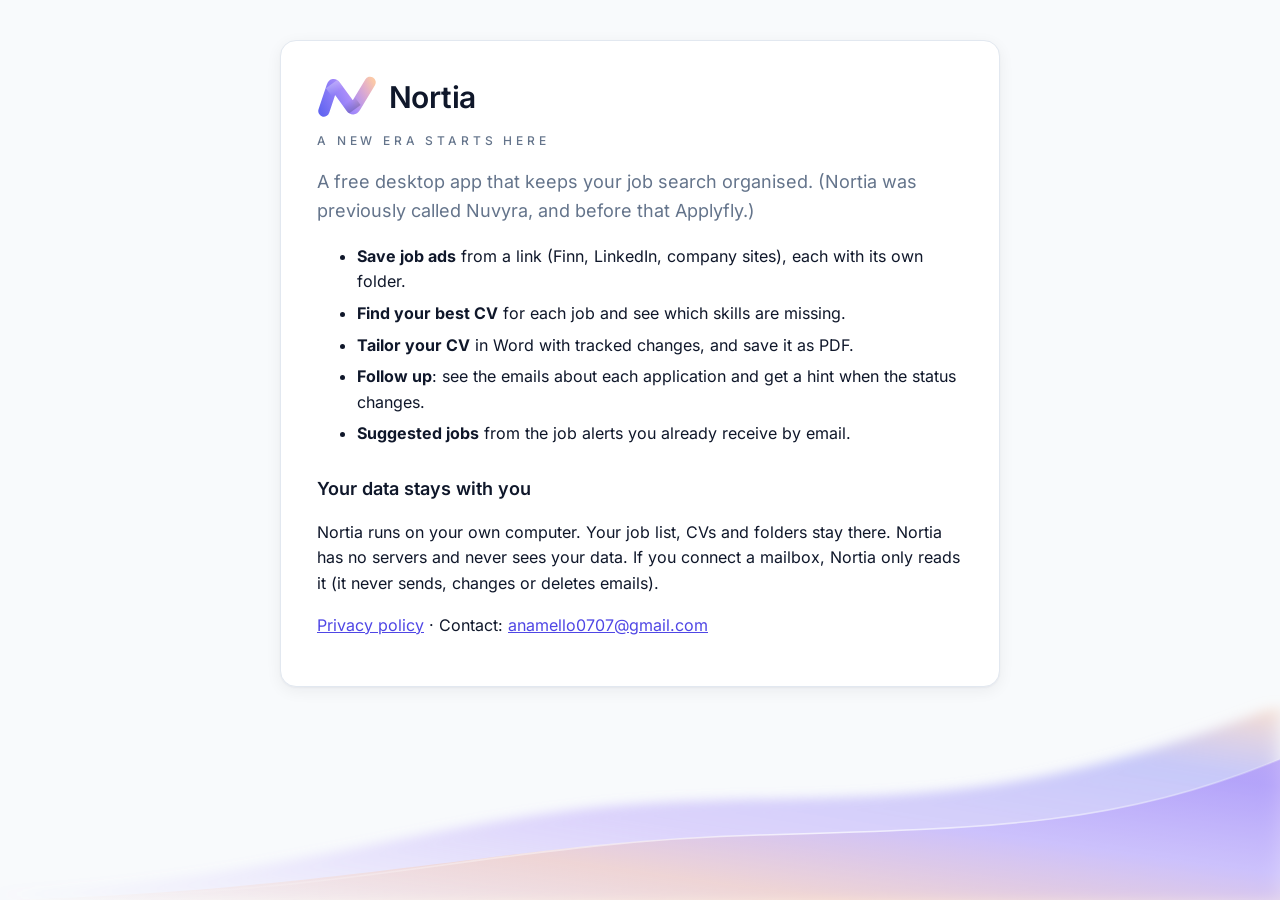
<file: index.html>
<!DOCTYPE html>
<html lang="en">
<head>
<meta charset="utf-8">
<meta name="viewport" content="width=device-width, initial-scale=1">
<title>Nortia</title>
<link rel="icon" href="icon.png">
<link rel="stylesheet" href="style.css">
</head>
<body>
<main>
  <header><img src="logo.svg" alt="" width="60" height="42"><h1>Nortia</h1></header>
  <p class="tagline">A new era starts here</p>
  <p class="lead">A free desktop app that keeps your job search organised. (Nortia was previously called Nuvyra, and before that Applyfly.)</p>
  <ul>
    <li><b>Save job ads</b> from a link (Finn, LinkedIn, company sites), each with its own folder.</li>
    <li><b>Find your best CV</b> for each job and see which skills are missing.</li>
    <li><b>Tailor your CV</b> in Word with tracked changes, and save it as PDF.</li>
    <li><b>Follow up</b>: see the emails about each application and get a hint when the status changes.</li>
    <li><b>Suggested jobs</b> from the job alerts you already receive by email.</li>
  </ul>
  <h2>Your data stays with you</h2>
  <p>Nortia runs on your own computer. Your job list, CVs and folders stay there. Nortia has no servers and never
    sees your data. If you connect a mailbox, Nortia only reads it (it never sends, changes or deletes emails).</p>
  <p><a href="privacy.html">Privacy policy</a> · Contact: <a href="mailto:anamello0707@gmail.com">anamello0707@gmail.com</a></p>
</main>
</body>
</html>
</file>
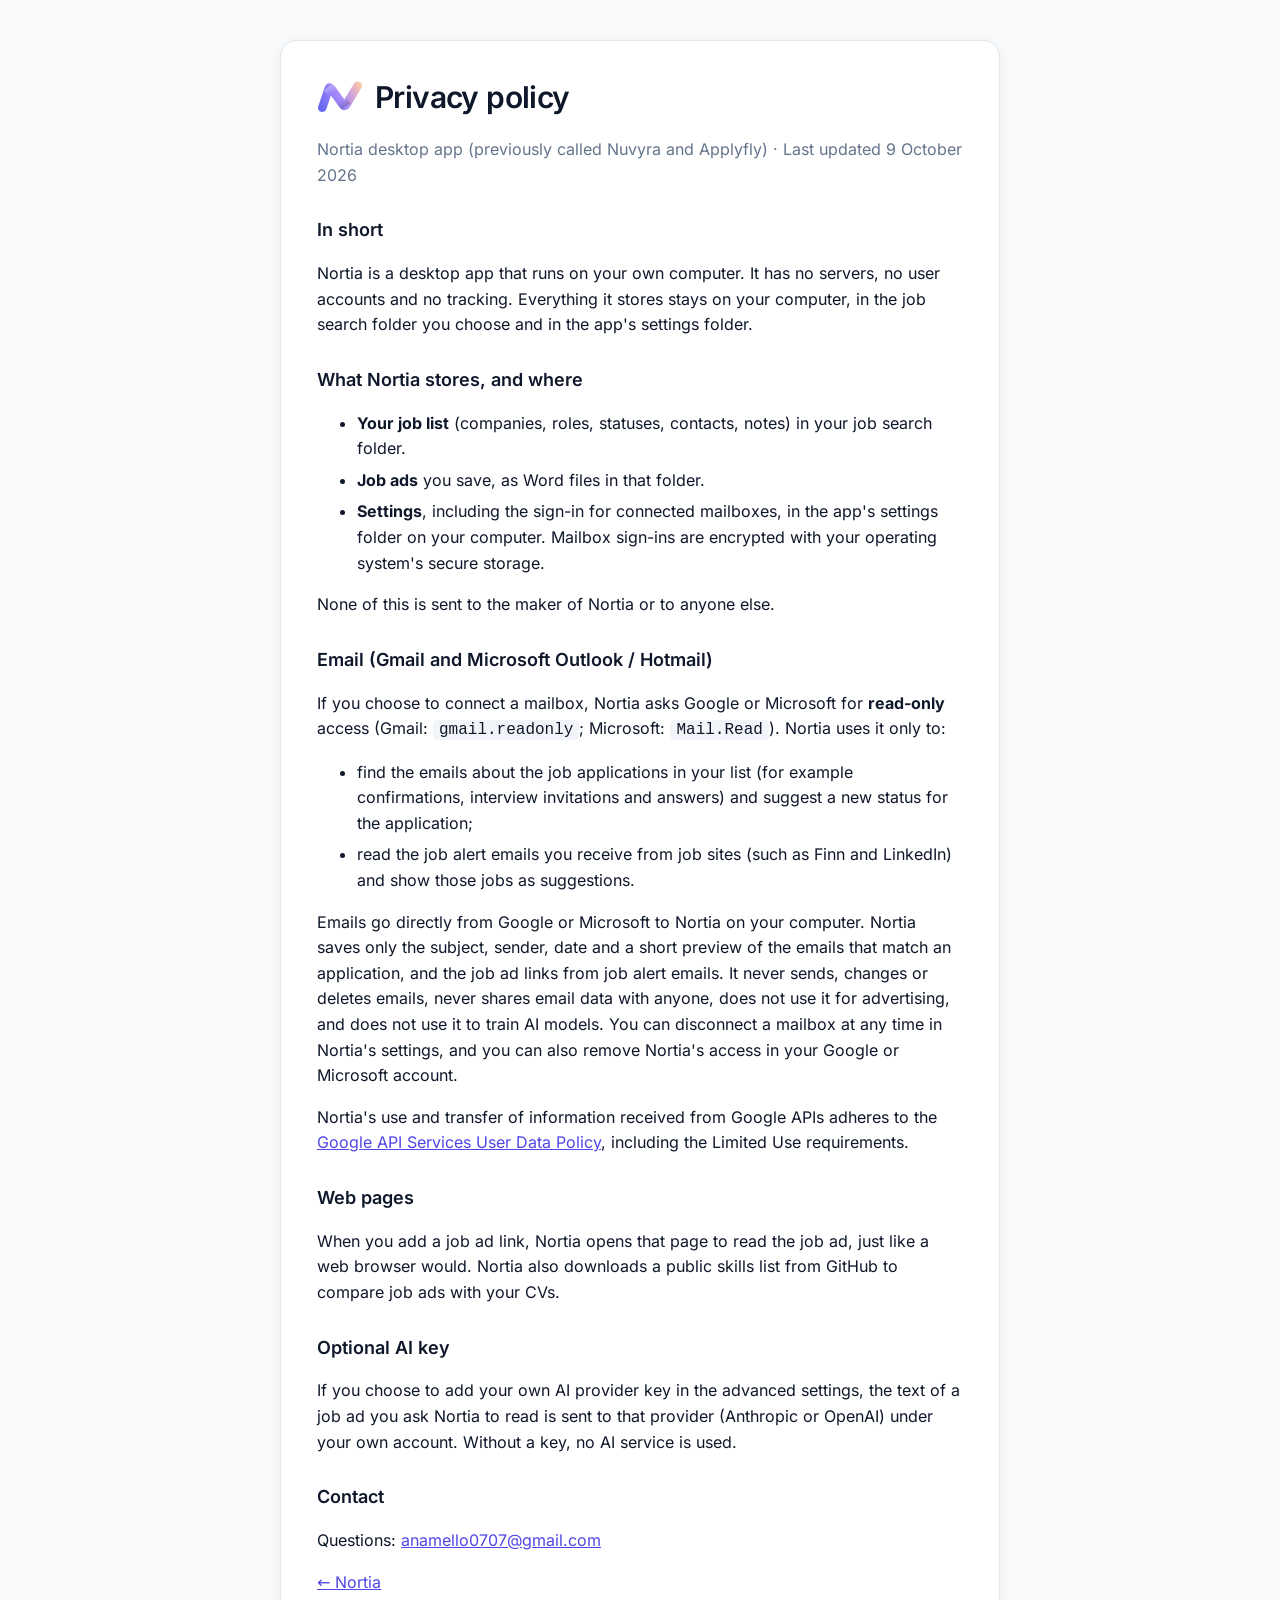
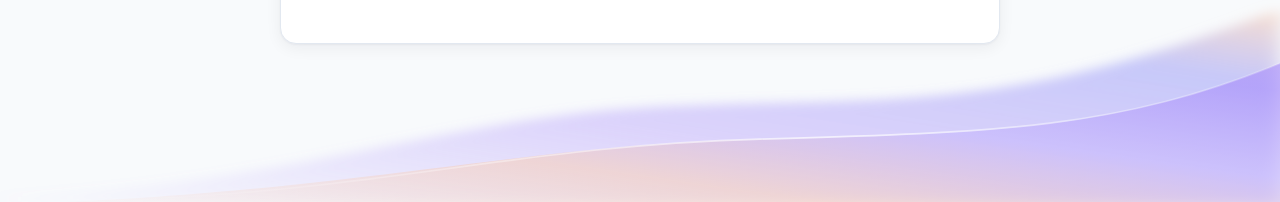
<file: privacy.html>
<!DOCTYPE html>
<html lang="en">
<head>
<meta charset="utf-8">
<meta name="viewport" content="width=device-width, initial-scale=1">
<title>Nortia – Privacy policy</title>
<link rel="icon" href="icon.png">
<link rel="stylesheet" href="style.css">
</head>
<body>
<main>
  <header><img src="logo.svg" alt="" width="46" height="32"><h1>Privacy policy</h1></header>
  <p class="muted">Nortia desktop app (previously called Nuvyra and Applyfly) · Last updated 9 October 2026</p>

  <h2>In short</h2>
  <p>Nortia is a desktop app that runs on your own computer. It has no servers, no user accounts and no tracking.
    Everything it stores stays on your computer, in the job search folder you choose and in the app's settings folder.</p>

  <h2>What Nortia stores, and where</h2>
  <ul>
    <li><b>Your job list</b> (companies, roles, statuses, contacts, notes) in your job search folder.</li>
    <li><b>Job ads</b> you save, as Word files in that folder.</li>
    <li><b>Settings</b>, including the sign-in for connected mailboxes, in the app's settings folder on your computer.
      Mailbox sign-ins are encrypted with your operating system's secure storage.</li>
  </ul>
  <p>None of this is sent to the maker of Nortia or to anyone else.</p>

  <h2>Email (Gmail and Microsoft Outlook / Hotmail)</h2>
  <p>If you choose to connect a mailbox, Nortia asks Google or Microsoft for <b>read-only</b> access
    (Gmail: <code>gmail.readonly</code>; Microsoft: <code>Mail.Read</code>). Nortia uses it only to:</p>
  <ul>
    <li>find the emails about the job applications in your list (for example confirmations, interview invitations and answers)
      and suggest a new status for the application;</li>
    <li>read the job alert emails you receive from job sites (such as Finn and LinkedIn) and show those jobs as suggestions.</li>
  </ul>
  <p>Emails go directly from Google or Microsoft to Nortia on your computer. Nortia saves only the subject, sender,
    date and a short preview of the emails that match an application, and the job ad links from job alert emails.
    It never sends, changes or deletes emails, never shares email data with anyone, does not use it for advertising,
    and does not use it to train AI models. You can disconnect a mailbox at any time in Nortia's settings, and you can
    also remove Nortia's access in your Google or Microsoft account.</p>
  <p>Nortia's use and transfer of information received from Google APIs adheres to the
    <a href="https://developers.google.com/terms/api-services-user-data-policy">Google API Services User Data Policy</a>,
    including the Limited Use requirements.</p>

  <h2>Web pages</h2>
  <p>When you add a job ad link, Nortia opens that page to read the job ad, just like a web browser would.
    Nortia also downloads a public skills list from GitHub to compare job ads with your CVs.</p>

  <h2>Optional AI key</h2>
  <p>If you choose to add your own AI provider key in the advanced settings, the text of a job ad you ask Nortia to read
    is sent to that provider (Anthropic or OpenAI) under your own account. Without a key, no AI service is used.</p>

  <h2>Contact</h2>
  <p>Questions: <a href="mailto:anamello0707@gmail.com">anamello0707@gmail.com</a></p>
  <p><a href="index.html">← Nortia</a></p>
</main>
</body>
</html>
</file>
<file: style.css>
/* Nortia brand: navy #0F172A, indigo #6366F1 (text/links #4F46E5), lavender #A78BFA, peach #FBC9A7, off-white #F8FAFC. Typeface Inter. */
@font-face { font-family: "Inter"; font-style: normal; font-weight: 100 900; font-display: swap;
  src: url(fonts/inter-latin-wght-normal.woff2) format("woff2"); }
:root { --bg: #f8fafc; --panel: #ffffff; --text: #0f172a; --muted: #64748b; --accent: #4f46e5; --line: #e2e8f0; --sunken: #f1f5f9; }
@media (prefers-color-scheme: dark) {
  :root { --bg: #0a0f1e; --panel: #0f172a; --text: #f1f5f9; --muted: #94a3b8; --accent: #a78bfa; --line: #243049; --sunken: #18223a; }
}
* { box-sizing: border-box; }
html { min-height: 100%; background: url(wave.svg) right bottom / 100% 260px no-repeat, var(--bg); }
body { margin: 0; color: var(--text); font: 16px/1.6 "Inter", "Segoe UI", system-ui, -apple-system, sans-serif; padding-bottom: 120px; }
main { max-width: 720px; margin: 40px auto; padding: 32px 36px; background: var(--panel); border: 1px solid var(--line); border-radius: 16px;
  box-shadow: 0 1px 2px rgba(15, 23, 42, .04), 0 4px 16px rgba(15, 23, 42, .06); }
header { display: flex; align-items: center; gap: 12px; }
h1 { margin: 0; font-size: 30px; font-weight: 600; letter-spacing: -.02em; }
.tagline { margin: 10px 0 0; font-size: 12px; font-weight: 500; letter-spacing: .32em; text-transform: uppercase; color: var(--muted); }
h2 { font-size: 18px; font-weight: 600; margin: 28px 0 8px; }
.lead { font-size: 18px; color: var(--muted); }
.muted { color: var(--muted); }
a { color: var(--accent); }
code { background: var(--sunken); padding: 1px 6px; border-radius: 5px; }
li { margin-bottom: 6px; }
@media (max-width: 600px) { main { margin: 0; border-radius: 0; border: none; padding: 24px 16px; } }
</file>
